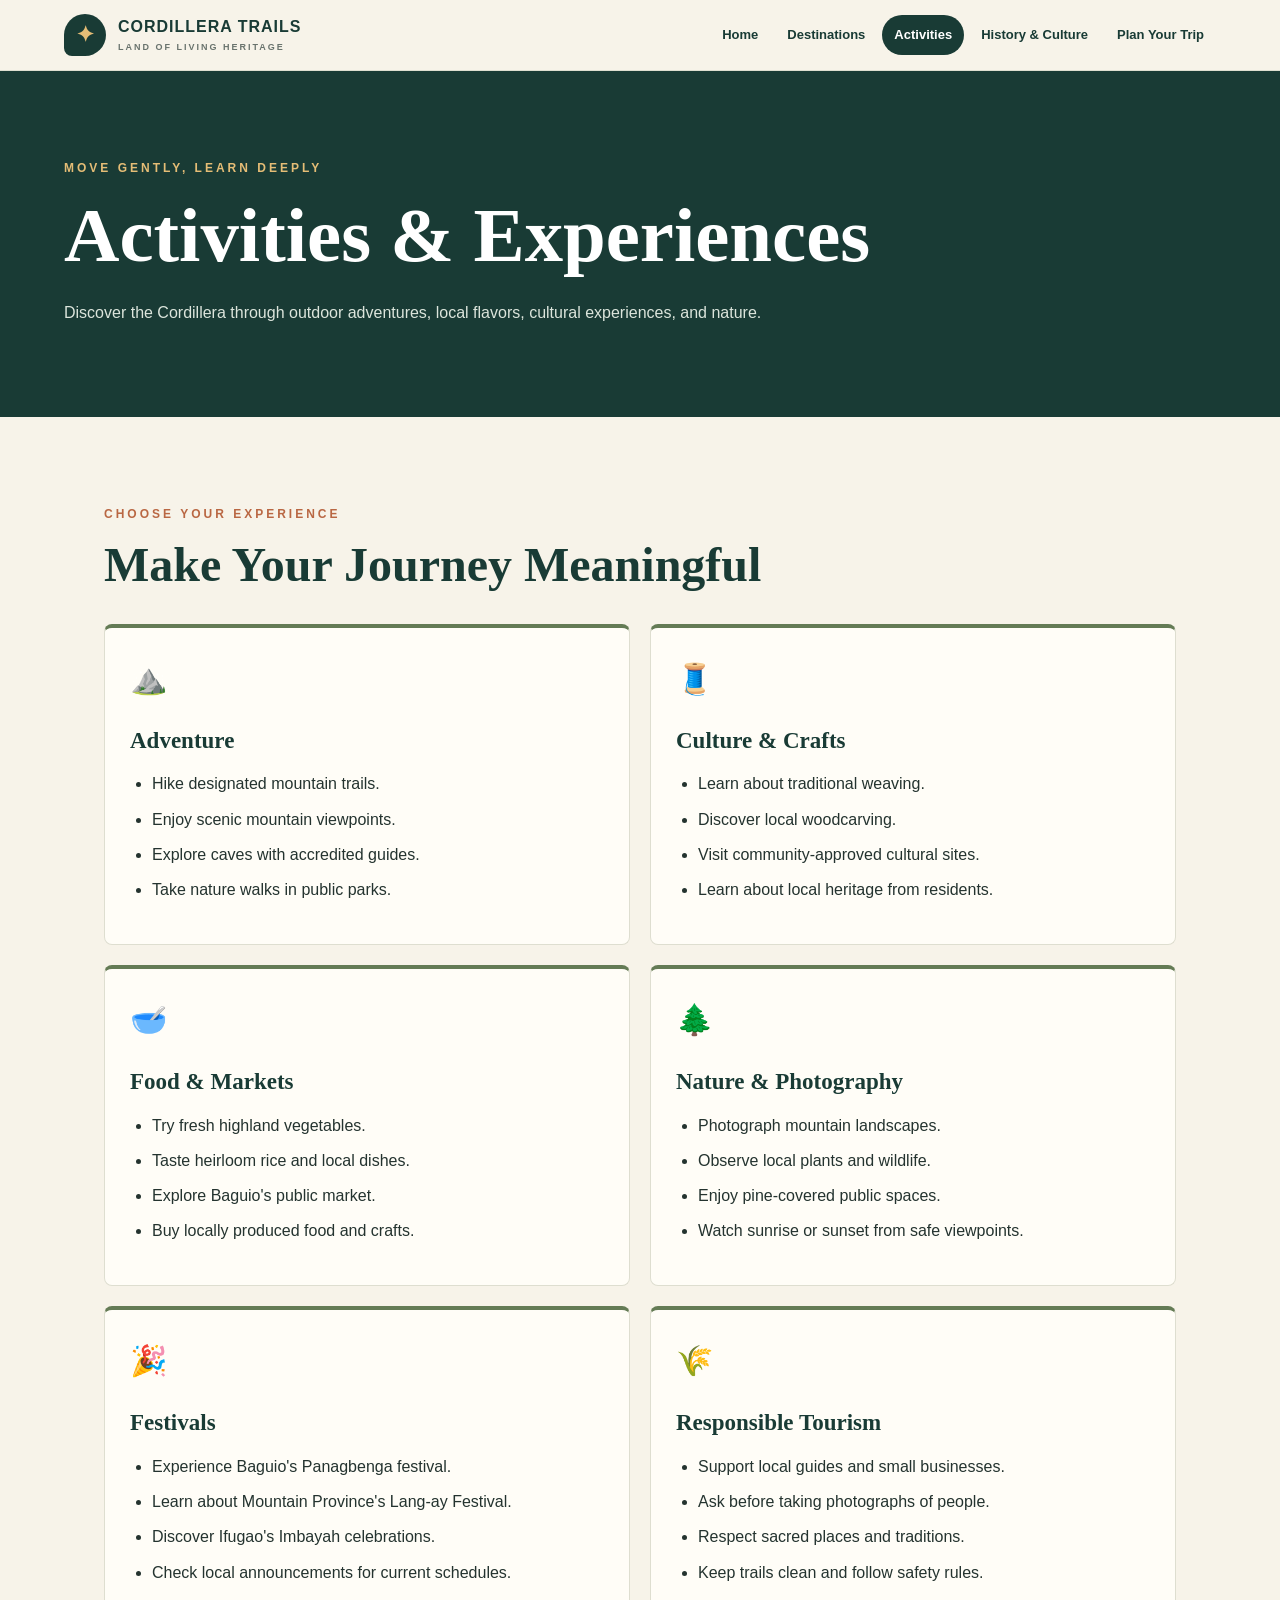
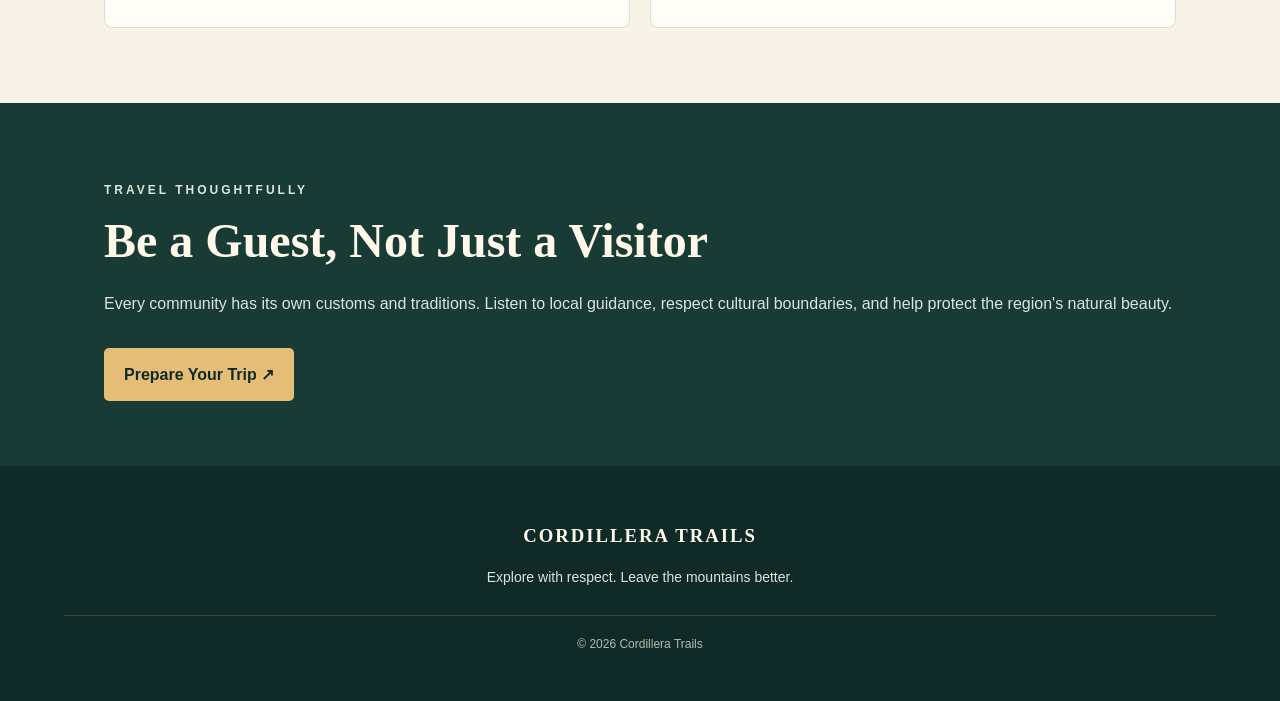
<file: activities.html>
<!DOCTYPE html>
<html lang="en">
<head>
    <meta charset="UTF-8">
    <meta name="viewport" content="width=device-width, initial-scale=1.0">
    <title>Activities & Experiences | Cordillera Trails</title>
    <link rel="stylesheet" href="finalstyle.css">
</head>
<body>

<header class="site-header">
    <a class="brand" href="index.html">
        <span class="brand-icon">✦</span>
        <span>CORDILLERA TRAILS
            <small>LAND OF LIVING HERITAGE</small>
        </span>
    </a>
    <nav>
        <a href="index.html">Home</a>
        <a href="destinations.html">Destinations</a>
        <a class="active" href="activities.html">Activities</a>
        <a href="history.html">History & Culture</a>
        <a href="plan-trip.html">Plan Your Trip</a>
    </nav>
</header>

<main>
    <section class="page-banner">
        <p class="eyebrow">MOVE GENTLY, LEARN DEEPLY</p>
        <h1>Activities & Experiences</h1>
        <p>
            Discover the Cordillera through outdoor adventures,
            local flavors, cultural experiences, and nature.
        </p>
    </section>

    <section class="section">
        <p class="eyebrow dark">CHOOSE YOUR EXPERIENCE</p>
        <h2>Make Your Journey Meaningful</h2>

        <div class="activity-grid">

            <article class="activity-card">
                <div class="activity-icon">⛰️</div>
                <h3>Adventure</h3>
                <ul>
                    <li>Hike designated mountain trails.</li>
                    <li>Enjoy scenic mountain viewpoints.</li>
                    <li>Explore caves with accredited guides.</li>
                    <li>Take nature walks in public parks.</li>
                </ul>
            </article>

            <article class="activity-card">
                <div class="activity-icon">🧵</div>
                <h3>Culture & Crafts</h3>
                <ul>
                    <li>Learn about traditional weaving.</li>
                    <li>Discover local woodcarving.</li>
                    <li>Visit community-approved cultural sites.</li>
                    <li>Learn about local heritage from residents.</li>
                </ul>
            </article>

            <article class="activity-card">
                <div class="activity-icon">🥣</div>
                <h3>Food & Markets</h3>
                <ul>
                    <li>Try fresh highland vegetables.</li>
                    <li>Taste heirloom rice and local dishes.</li>
                    <li>Explore Baguio's public market.</li>
                    <li>Buy locally produced food and crafts.</li>
                </ul>
            </article>

            <article class="activity-card">
                <div class="activity-icon">🌲</div>
                <h3>Nature & Photography</h3>
                <ul>
                    <li>Photograph mountain landscapes.</li>
                    <li>Observe local plants and wildlife.</li>
                    <li>Enjoy pine-covered public spaces.</li>
                    <li>Watch sunrise or sunset from safe viewpoints.</li>
                </ul>
            </article>

            <article class="activity-card">
                <div class="activity-icon">🎉</div>
                <h3>Festivals</h3>
                <ul>
                    <li>Experience Baguio's Panagbenga festival.</li>
                    <li>Learn about Mountain Province's Lang-ay Festival.</li>
                    <li>Discover Ifugao's Imbayah celebrations.</li>
                    <li>Check local announcements for current schedules.</li>
                </ul>
            </article>

            <article class="activity-card">
                <div class="activity-icon">🌾</div>
                <h3>Responsible Tourism</h3>
                <ul>
                    <li>Support local guides and small businesses.</li>
                    <li>Ask before taking photographs of people.</li>
                    <li>Respect sacred places and traditions.</li>
                    <li>Keep trails clean and follow safety rules.</li>
                </ul>
            </article>

        </div>
    </section>

    <section class="feature-section">
        <div class="section">
            <p class="eyebrow">TRAVEL THOUGHTFULLY</p>
            <h2>Be a Guest, Not Just a Visitor</h2>
            <p>
                Every community has its own customs and traditions.
                Listen to local guidance, respect cultural boundaries,
                and help protect the region's natural beauty.
            </p>
            <a href="plan-trip.html" class="button">Prepare Your Trip ↗</a>
        </div>
    </section>
</main>

<footer class="site-footer">
    <h3>CORDILLERA TRAILS</h3>
    <p>Explore with respect. Leave the mountains better.</p>
    <p class="copyright">© 2026 Cordillera Trails</p>
</footer>

</body>
</html>
</file>
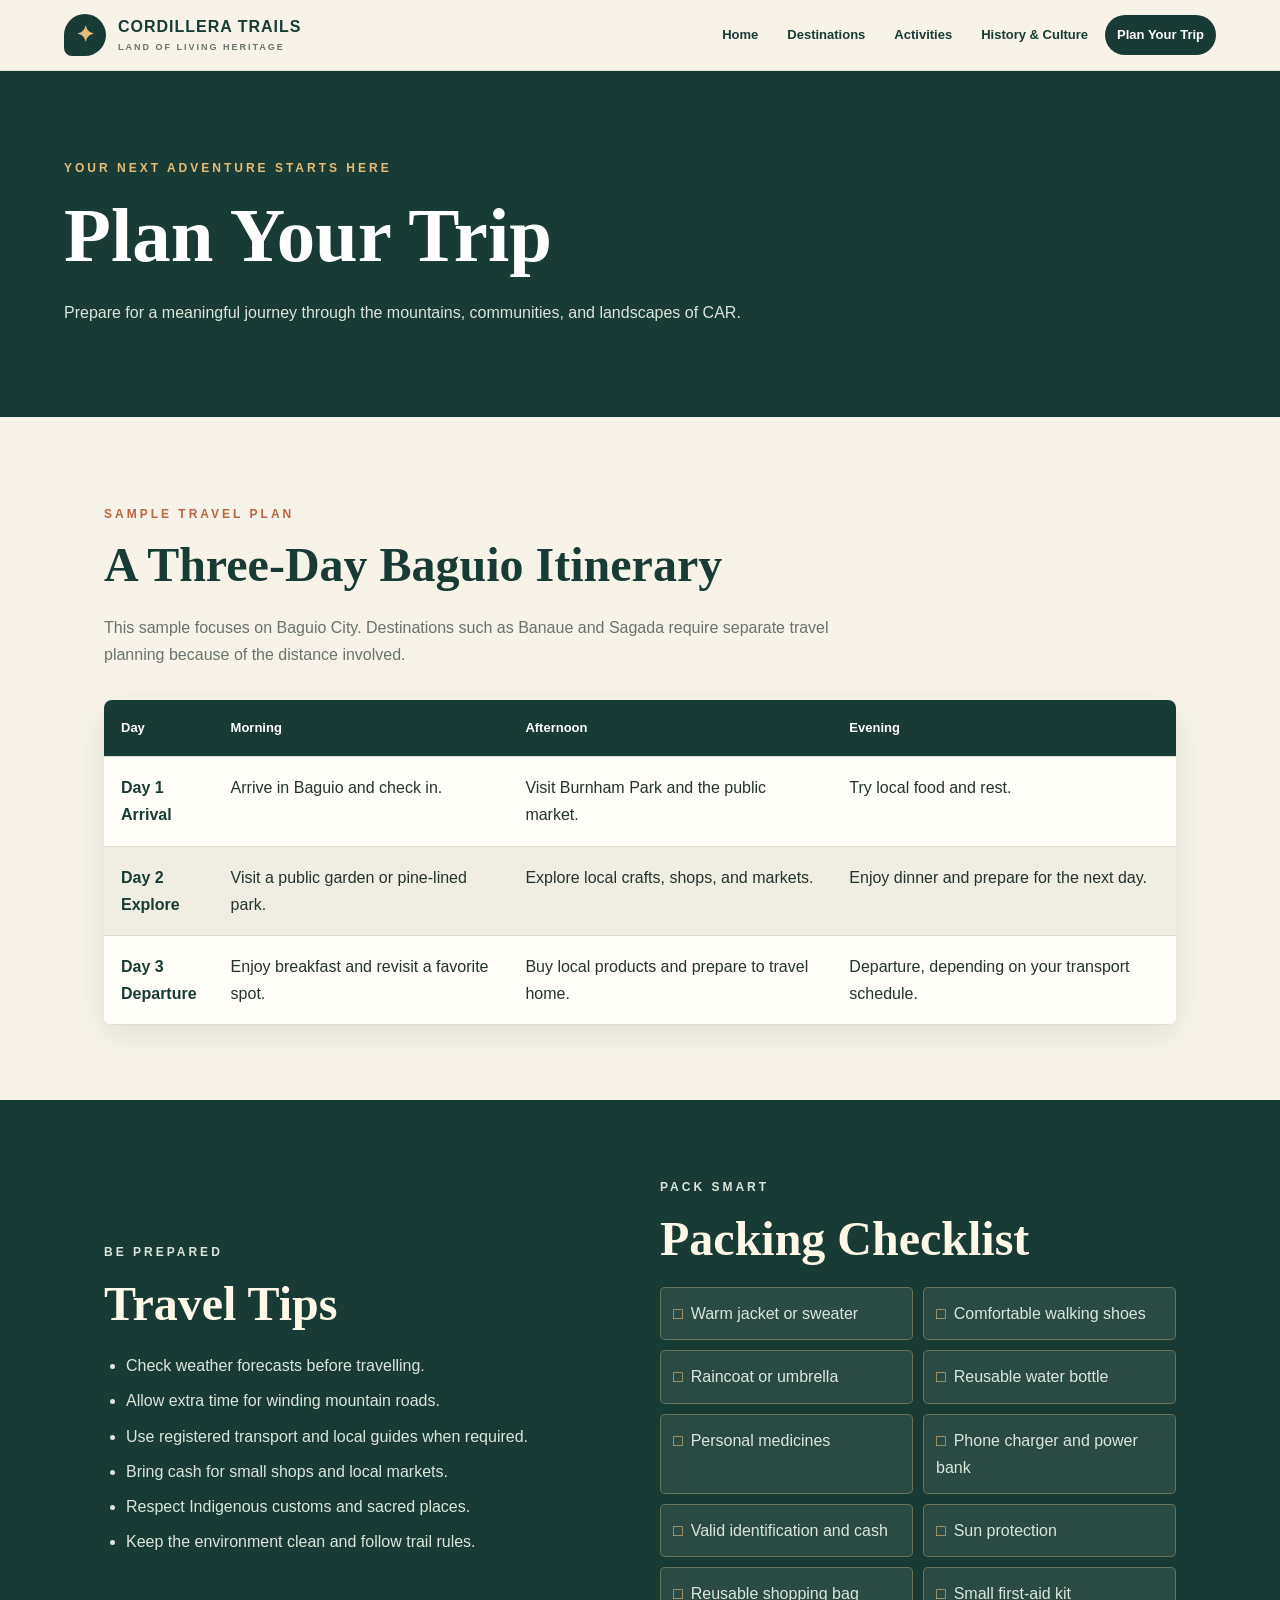
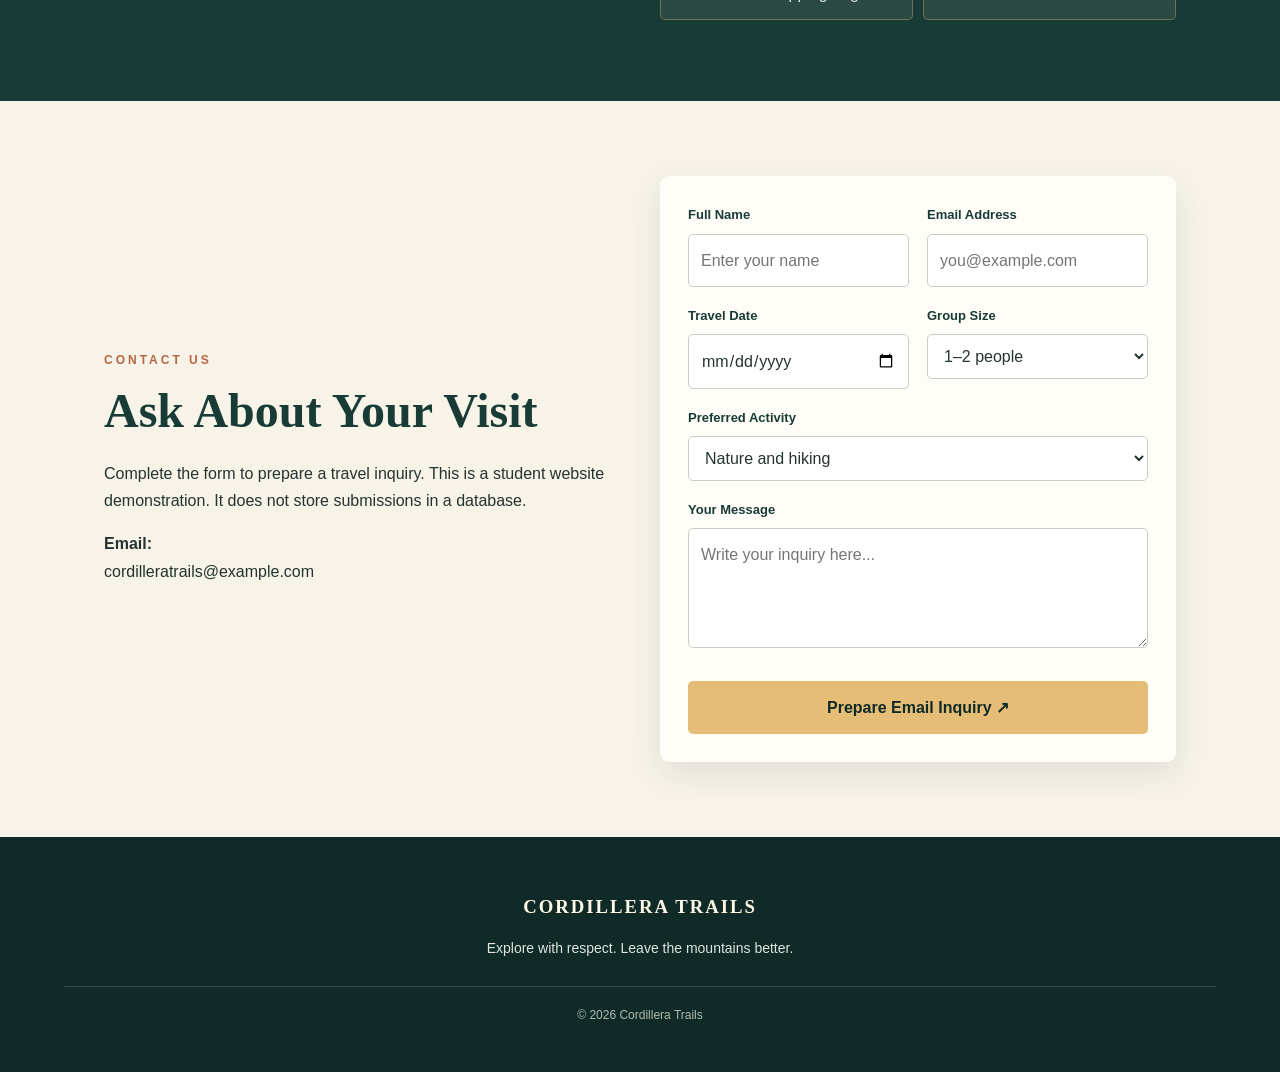
<file: plan-trip.html>
<!DOCTYPE html>
<html lang="en">
<head>
    <meta charset="UTF-8">
    <meta name="viewport" content="width=device-width, initial-scale=1.0">
    <title>Plan Your Trip | Cordillera Trails</title>
    <link rel="stylesheet" href="finalstyle.css">
</head>
<body>

<header class="site-header">
    <a class="brand" href="index.html">
        <span class="brand-icon">✦</span>
        <span>CORDILLERA TRAILS
            <small>LAND OF LIVING HERITAGE</small>
        </span>
    </a>
    <nav>
        <a href="index.html">Home</a>
        <a href="destinations.html">Destinations</a>
        <a href="activities.html">Activities</a>
        <a href="history.html">History & Culture</a>
        <a class="active" href="plan-trip.html">Plan Your Trip</a>
    </nav>
</header>

<main>
    <section class="page-banner">
        <p class="eyebrow">YOUR NEXT ADVENTURE STARTS HERE</p>
        <h1>Plan Your Trip</h1>
        <p>
            Prepare for a meaningful journey through the
            mountains, communities, and landscapes of CAR.
        </p>
    </section>

    <section class="section">
        <p class="eyebrow dark">SAMPLE TRAVEL PLAN</p>
        <h2>A Three-Day Baguio Itinerary</h2>
        <p class="section-description">
            This sample focuses on Baguio City. Destinations such
            as Banaue and Sagada require separate travel planning
            because of the distance involved.
        </p>

        <div class="table-container">
            <table>
                <thead>
                    <tr>
                        <th>Day</th>
                        <th>Morning</th>
                        <th>Afternoon</th>
                        <th>Evening</th>
                    </tr>
                </thead>
                <tbody>
                    <tr>
                        <td>Day 1<br>Arrival</td>
                        <td>Arrive in Baguio and check in.</td>
                        <td>Visit Burnham Park and the public market.</td>
                        <td>Try local food and rest.</td>
                    </tr>
                    <tr>
                        <td>Day 2<br>Explore</td>
                        <td>Visit a public garden or pine-lined park.</td>
                        <td>Explore local crafts, shops, and markets.</td>
                        <td>Enjoy dinner and prepare for the next day.</td>
                    </tr>
                    <tr>
                        <td>Day 3<br>Departure</td>
                        <td>Enjoy breakfast and revisit a favorite spot.</td>
                        <td>Buy local products and prepare to travel home.</td>
                        <td>Departure, depending on your transport schedule.</td>
                    </tr>
                </tbody>
            </table>
        </div>
    </section>

    <section class="feature-section">
        <div class="section">
            <div class="two-column">
                <div>
                    <p class="eyebrow">BE PREPARED</p>
                    <h2>Travel Tips</h2>
                    <ul class="tips-list">
                        <li>Check weather forecasts before travelling.</li>
                        <li>Allow extra time for winding mountain roads.</li>
                        <li>Use registered transport and local guides when required.</li>
                        <li>Bring cash for small shops and local markets.</li>
                        <li>Respect Indigenous customs and sacred places.</li>
                        <li>Keep the environment clean and follow trail rules.</li>
                    </ul>
                </div>

                <div>
                    <p class="eyebrow">PACK SMART</p>
                    <h2>Packing Checklist</h2>
                    <ul class="packing-list">
                        <li>Warm jacket or sweater</li>
                        <li>Comfortable walking shoes</li>
                        <li>Raincoat or umbrella</li>
                        <li>Reusable water bottle</li>
                        <li>Personal medicines</li>
                        <li>Phone charger and power bank</li>
                        <li>Valid identification and cash</li>
                        <li>Sun protection</li>
                        <li>Reusable shopping bag</li>
                        <li>Small first-aid kit</li>
                    </ul>
                </div>
            </div>
        </div>
    </section>

    <section class="section">
        <div class="two-column">
            <div>
                <p class="eyebrow dark">CONTACT US</p>
                <h2>Ask About Your Visit</h2>
                <p>
                    Complete the form to prepare a travel inquiry.
                    This is a student website demonstration.
                    It does not store submissions in a database.
                </p>
                <p>
                    <strong>Email:</strong><br>
                    cordilleratrails@example.com
                </p>
            </div>

            <div class="form-card">
                <form action="mailto:cordilleratrails@example.com"
                      method="post"
                      enctype="text/plain">

                    <div class="form-grid">
                        <div class="form-group">
                            <label for="name">Full Name</label>
                            <input type="text" id="name" name="Name"
                                   placeholder="Enter your name" required>
                        </div>

                        <div class="form-group">
                            <label for="email">Email Address</label>
                            <input type="email" id="email" name="Email"
                                   placeholder="you@example.com" required>
                        </div>

                        <div class="form-group">
                            <label for="date">Travel Date</label>
                            <input type="date" id="date" name="Travel Date">
                        </div>

                        <div class="form-group">
                            <label for="group">Group Size</label>
                            <select id="group" name="Group Size">
                                <option>1–2 people</option>
                                <option>3–5 people</option>
                                <option>6–10 people</option>
                                <option>More than 10 people</option>
                            </select>
                        </div>

                        <div class="form-group full-width">
                            <label for="interest">Preferred Activity</label>
                            <select id="interest" name="Preferred Activity">
                                <option>Nature and hiking</option>
                                <option>Culture and crafts</option>
                                <option>Food and markets</option>
                                <option>Family sightseeing</option>
                                <option>General information</option>
                            </select>
                        </div>

                        <div class="form-group full-width">
                            <label for="message">Your Message</label>
                            <textarea id="message" name="Message"
                                      placeholder="Write your inquiry here..."
                                      required></textarea>
                        </div>

                        <div class="form-group full-width">
                            <button type="submit" class="button">
                                Prepare Email Inquiry ↗
                            </button>
                        </div>
                    </div>
                </form>
            </div>
        </div>
    </section>
</main>

<footer class="site-footer">
    <h3>CORDILLERA TRAILS</h3>
    <p>Explore with respect. Leave the mountains better.</p>
    <p class="copyright">© 2026 Cordillera Trails</p>
</footer>

</body>
</html>
</file>
<file: finalstyle.css>
/* =========================================
   CORDILLERA TRAILS
   Shared Website Stylesheet
   ========================================= */

/* 1. Color palette and basic settings */

:root {
    --pine: #193b35;
    --pine-dark: #102b27;
    --moss: #647b55;
    --clay: #b96743;
    --gold: #e5bd76;
    --cream: #f7f3e9;
    --paper: #fffdf7;
    --ink: #24332f;
    --muted: #69736d;
    --line: #deded0;
}

* {
    box-sizing: border-box;
}

html {
    scroll-behavior: smooth;
}

body {
    margin: 0;
    background: var(--cream);
    color: var(--ink);
    font-family: "Trebuchet MS", Arial, sans-serif;
    line-height: 1.7;
}

img {
    display: block;
    width: 100%;
    object-fit: cover;
}

a {
    color: inherit;
}

h1,
h2,
h3 {
    font-family: Georgia, "Times New Roman", serif;
    line-height: 1.2;
}

h2 {
    color: var(--pine);
    font-size: clamp(2rem, 4vw, 3rem);
    margin: 0 0 20px;
}

h3 {
    color: var(--pine);
}

/* 2. Header and navigation */

.site-header {
    position: sticky;
    top: 0;
    z-index: 100;
    background: var(--cream);
    border-bottom: 1px solid var(--line);
    padding: 14px 5%;
    display: flex;
    justify-content: space-between;
    align-items: center;
    gap: 20px;
}

.brand {
    display: flex;
    align-items: center;
    gap: 12px;
    text-decoration: none;
    color: var(--pine);
    font-weight: bold;
    letter-spacing: 1px;
    line-height: 1.3;
}

.brand-icon {
    background: var(--pine);
    color: var(--gold);
    width: 42px;
    height: 42px;
    border-radius: 50% 50% 50% 8px;
    display: grid;
    place-items: center;
    font-size: 22px;
}

.brand small {
    display: block;
    font-size: 9px;
    letter-spacing: 2px;
    color: var(--muted);
    margin-top: 4px;
}

nav {
    display: flex;
    flex-wrap: wrap;
    align-items: center;
    gap: 5px;
}

nav a {
    text-decoration: none;
    padding: 9px 12px;
    border-radius: 30px;
    color: var(--pine);
    font-size: 13px;
    font-weight: bold;
    transition: 0.25s;
}

nav a:hover,
nav a.active {
    background: var(--pine);
    color: white;
}

/* 3. Homepage hero banner */

.hero {
    min-height: 590px;
    display: flex;
    align-items: center;
    color: white;
    background:
        linear-gradient(
            90deg,
            rgba(10, 31, 27, 0.88),
            rgba(10, 31, 27, 0.2)
        ),
        url("https://images.unsplash.com/photo-1464822759023-fed622ff2c3b?auto=format&fit=crop&w=2000&q=85")
        center / cover no-repeat;
}

.hero-content {
    width: 100%;
    max-width: 1180px;
    margin: auto;
    padding: 80px 5%;
}

.hero h1 {
    font-size: clamp(3rem, 7vw, 5.5rem);
    max-width: 850px;
    margin: 10px 0 20px;
    letter-spacing: -2px;
}

.hero-content > p:not(.eyebrow) {
    max-width: 620px;
    color: #f0eee5;
    font-size: 17px;
}

/* 4. Page banners */

.page-banner {
    background: var(--pine);
    color: white;
    padding: 75px 5%;
}

.page-banner h1 {
    font-size: clamp(2.7rem, 6vw, 4.8rem);
    margin: 10px 0;
}

.page-banner p:not(.eyebrow) {
    max-width: 700px;
    color: #dce5dc;
}

/* 5. Labels and buttons */

.eyebrow {
    color: var(--gold);
    font-size: 12px;
    font-weight: bold;
    letter-spacing: 3px;
    text-transform: uppercase;
    margin-bottom: 12px;
}

.eyebrow.dark {
    color: var(--clay);
}

.button {
    display: inline-block;
    border: none;
    background: var(--gold);
    color: var(--pine-dark);
    padding: 13px 20px;
    margin-top: 15px;
    border-radius: 5px;
    font: inherit;
    font-weight: bold;
    text-decoration: none;
    cursor: pointer;
    transition: 0.25s;
}

.button:hover {
    background: #f2d49b;
    transform: translateY(-2px);
}

/* 6. General content sections */

.section {
    max-width: 1200px;
    margin: auto;
    padding: 75px 5%;
}

.section-description {
    max-width: 750px;
    color: var(--muted);
    margin-bottom: 32px;
}

.intro-grid {
    display: grid;
    grid-template-columns: 1.1fr 0.9fr;
    align-items: center;
    gap: 50px;
}

.intro-image {
    height: 430px;
    border-radius: 180px 180px 8px 8px;
    box-shadow: 0 15px 40px rgba(25, 59, 53, 0.15);
}

.stats {
    display: flex;
    flex-wrap: wrap;
    gap: 30px;
    margin-top: 30px;
}

.stats div {
    border-left: 3px solid var(--clay);
    padding-left: 14px;
}

.stats strong {
    display: block;
    color: var(--pine);
    font-family: Georgia, serif;
    font-size: 25px;
}

.stats span {
    color: var(--muted);
    font-size: 12px;
}

/* 7. Destination image cards */

.card-grid {
    display: grid;
    grid-template-columns: repeat(3, minmax(0, 1fr));
    gap: 24px;
    margin-top: 30px;
}

.card {
    background: var(--paper);
    border: 1px solid rgba(25, 59, 53, 0.1);
    border-radius: 9px;
    overflow: hidden;
    box-shadow: 0 8px 25px rgba(25, 59, 53, 0.06);
    transition: transform 0.25s, box-shadow 0.25s;
    scroll-margin-top: 100px;
}

.card:hover {
    transform: translateY(-5px);
    box-shadow: 0 15px 35px rgba(25, 59, 53, 0.13);
}

.card img {
    height: 225px;
}

.card-content {
    padding: 23px;
}

.category {
    color: var(--clay);
    font-size: 11px;
    font-weight: bold;
    letter-spacing: 2px;
}

.card h3 {
    font-size: 23px;
    margin: 10px 0;
}

.card p {
    color: var(--muted);
    font-size: 14px;
}

.location {
    color: var(--pine) !important;
    font-weight: bold;
}

.text-link {
    color: var(--clay);
    font-weight: bold;
    text-decoration: none;
}

.text-link:hover {
    text-decoration: underline;
}

/* 8. Feature sections */

.feature-section {
    background: var(--pine);
    color: white;
}

.feature-section h2,
.feature-section h3 {
    color: #fff8e8;
}

.feature-section p,
.feature-section li {
    color: #dce5dc;
}

.feature-section .section {
    padding-top: 65px;
    padding-bottom: 65px;
}

.feature-grid,
.two-column {
    display: grid;
    grid-template-columns: 1fr 1fr;
    gap: 40px;
    align-items: center;
}

.feature-grid img {
    height: 360px;
    border-radius: 8px;
}

/* 9. Activities */

.activity-grid {
    display: grid;
    grid-template-columns: repeat(2, minmax(0, 1fr));
    gap: 20px;
    margin-top: 30px;
}

.activity-card {
    background: var(--paper);
    padding: 25px;
    border: 1px solid var(--line);
    border-top: 4px solid var(--moss);
    border-radius: 8px;
    transition: 0.25s;
}

.activity-card:hover {
    border-top-color: var(--clay);
    transform: translateY(-3px);
}

.activity-icon {
    font-size: 30px;
}

.activity-card h3 {
    margin-bottom: 10px;
    font-size: 23px;
}

.activity-card ul,
.tips-list {
    padding-left: 22px;
}

.activity-card li,
.tips-list li {
    margin: 8px 0;
}

/* 10. History timeline */

.soft-section {
    background: #eee9dc;
    max-width: none;
    padding-left: max(5%, calc((100% - 1080px) / 2));
    padding-right: max(5%, calc((100% - 1080px) / 2));
}

.timeline {
    border-left: 2px solid #c9b98e;
    margin: 30px 0 0 10px;
    padding-left: 28px;
}

.timeline-item {
    position: relative;
    padding-bottom: 25px;
}

.timeline-item::before {
    content: "";
    position: absolute;
    left: -36px;
    top: 5px;
    width: 14px;
    height: 14px;
    border-radius: 50%;
    background: var(--clay);
    border: 3px solid var(--cream);
}

.timeline-date {
    color: var(--clay);
    font-size: 12px;
    font-weight: bold;
    text-transform: uppercase;
    letter-spacing: 1px;
}

.timeline-item h3 {
    margin: 5px 0;
    font-size: 22px;
}

.timeline-item p {
    color: var(--muted);
}

/* 11. Cultural highlights and references */

.culture-grid {
    display: grid;
    grid-template-columns: repeat(2, minmax(0, 1fr));
    gap: 24px;
}

.culture-panel {
    padding: 28px;
    background: var(--paper);
    border-top: 4px solid var(--moss);
    border-radius: 8px;
}

.culture-panel h3 {
    font-size: 23px;
}

.culture-panel li {
    margin-bottom: 12px;
}

.culture-panel p {
    color: var(--muted);
    font-size: 14px;
}

.references a {
    color: var(--clay);
    overflow-wrap: anywhere;
}

.references li {
    margin-bottom: 14px;
}

/* 12. Tables */

.table-container {
    overflow-x: auto;
    margin-top: 30px;
    border-radius: 8px;
    box-shadow: 0 10px 30px rgba(25, 59, 53, 0.1);
}

table {
    width: 100%;
    min-width: 650px;
    border-collapse: collapse;
    background: var(--paper);
}

th,
td {
    padding: 17px;
    text-align: left;
    vertical-align: top;
    border-bottom: 1px solid var(--line);
}

th {
    background: var(--pine);
    color: white;
    font-size: 13px;
}

td:first-child {
    color: var(--pine);
    font-weight: bold;
}

tbody tr:nth-child(even) {
    background: #f0eee3;
}

tbody tr:hover {
    background: #e8e8d9;
}

/* 13. Packing checklist */

.packing-list {
    list-style: none;
    padding: 0;
    display: grid;
    grid-template-columns: repeat(2, minmax(0, 1fr));
    gap: 10px;
}

.packing-list li {
    background: rgba(255, 255, 255, 0.08);
    border: 1px solid rgba(229, 189, 118, 0.35);
    padding: 12px;
    border-radius: 5px;
}

.packing-list li::before {
    content: "□";
    color: var(--gold);
    margin-right: 8px;
}

/* 14. Contact form */

.form-card {
    background: var(--paper);
    padding: 28px;
    border-radius: 9px;
    box-shadow: 0 12px 35px rgba(25, 59, 53, 0.1);
}

.form-grid {
    display: grid;
    grid-template-columns: 1fr 1fr;
    gap: 18px;
}

.form-group {
    display: flex;
    flex-direction: column;
    gap: 7px;
}

.full-width {
    grid-column: 1 / -1;
}

label {
    color: var(--pine);
    font-size: 13px;
    font-weight: bold;
}

input,
select,
textarea {
    width: 100%;
    padding: 12px;
    border: 1px solid #c8cec3;
    border-radius: 5px;
    background: white;
    color: var(--ink);
    font: inherit;
}

textarea {
    min-height: 120px;
    resize: vertical;
}

input:focus,
select:focus,
textarea:focus {
    outline: 2px solid var(--gold);
    border-color: var(--moss);
}

button.button {
    font-family: inherit;
}

/* 15. Footer */

.site-footer {
    background: var(--pine-dark);
    color: #dce5dc;
    padding: 40px 5%;
    text-align: center;
}

.site-footer h3 {
    color: #fff8e8;
    letter-spacing: 2px;
}

.site-footer p {
    margin: 7px 0;
    font-size: 14px;
}

.site-footer a {
    color: var(--gold);
}

.copyright {
    border-top: 1px solid rgba(255, 255, 255, 0.15);
    padding-top: 18px;
    margin-top: 25px !important;
    color: #aebdb1;
    font-size: 12px !important;
}

/* 16. Responsive design for tablets and phones */

@media (max-width: 900px) {
    .site-header {
        flex-direction: column;
        align-items: flex-start;
    }

    nav {
        width: 100%;
    }

    nav a {
        font-size: 12px;
        padding: 8px 10px;
    }

    .intro-grid,
    .feature-grid,
    .two-column {
        grid-template-columns: 1fr;
    }

    .card-grid {
        grid-template-columns: repeat(2, minmax(0, 1fr));
    }

    .intro-image {
        height: 330px;
    }
}

@media (max-width: 560px) {
    .hero {
        min-height: 500px;
    }

    .hero h1 {
        letter-spacing: -1px;
    }

    .section {
        padding: 50px 6%;
    }

    .card-grid,
    .activity-grid,
    .culture-grid,
    .form-grid {
        grid-template-columns: 1fr;
    }

    .packing-list {
        grid-template-columns: 1fr;
    }

    .full-width {
        grid-column: auto;
    }

    .page-banner {
        padding: 55px 6%;
    }

    .card img {
        height: 230px;
    }

    .feature-grid img {
        height: 260px;
    }
}
</file>
